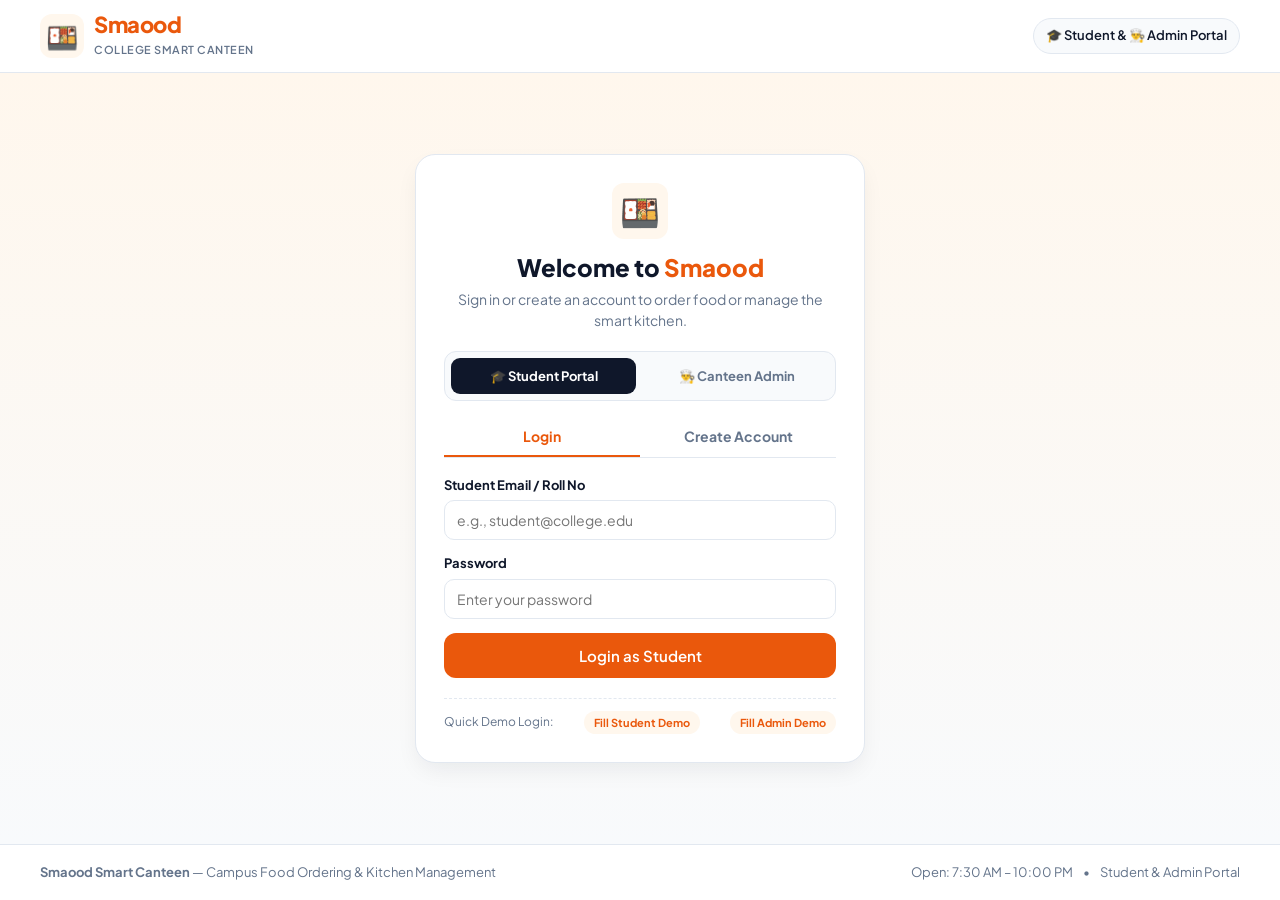
<file: index.html>
<!DOCTYPE html>
<html lang="en">
<head>
  <meta charset="UTF-8" />
  <meta name="viewport" content="width=device-width, initial-scale=1.0" />
  <title>Smaood — College Smart Canteen & Kitchen</title>
  <link rel="preconnect" href="https://fonts.googleapis.com">
  <link rel="preconnect" href="https://fonts.gstatic.com" crossorigin>
  <link href="https://fonts.googleapis.com/css2?family=Plus+Jakarta+Sans:wght@400;500;600;700;800&display=swap" rel="stylesheet">
  <link rel="stylesheet" href="styles.css" />
</head>
<body>
  <!-- Top Navbar -->
  <header class="navbar">
    <div class="container nav-inner">
      <a href="#" class="brand">
        <span class="brand-icon">🍱</span>
        <div>
          <span class="brand-name">Smaood</span>
          <span class="brand-tag">College Smart Canteen</span>
        </div>
      </a>

      <div class="search-bar" id="navSearchBar">
        <span>🔍</span>
        <input type="text" id="searchInput" placeholder="Search samosa, coffee, dosa, fried rice..." />
      </div>

      <div class="nav-actions" id="navActions">
        <!-- Populated dynamically based on logged-in user -->
      </div>
    </div>
  </header>

  <!-- AUTHENTICATION VIEW (Login / Signup for Student & Admin) -->
  <main id="authView" class="auth-wrapper">
    <div class="auth-card">
      <div class="auth-header">
        <span class="brand-icon lg">🍱</span>
        <h2>Welcome to <span class="highlight">Smaood</span></h2>
        <p>Sign in or create an account to order food or manage the smart kitchen.</p>
      </div>

      <!-- Role Selector -->
      <div class="role-switcher">
        <button type="button" class="role-btn active" data-role="student" id="roleStudentBtn">🎓 Student Portal</button>
        <button type="button" class="role-btn" data-role="admin" id="roleAdminBtn">👨‍🍳 Canteen Admin</button>
      </div>

      <!-- Auth Mode Tabs -->
      <div class="auth-tabs">
        <button type="button" class="auth-tab active" id="loginTabBtn">Login</button>
        <button type="button" class="auth-tab" id="signupTabBtn">Create Account</button>
      </div>

      <!-- Login Form -->
      <form id="loginForm" class="auth-form">
        <div class="form-group">
          <label id="loginIdLabel">Student Email / Roll No</label>
          <input type="text" id="loginIdentifier" placeholder="e.g., student@college.edu or AP2511007" required />
        </div>
        <div class="form-group">
          <label>Password</label>
          <input type="password" id="loginPassword" placeholder="Enter your password" required />
        </div>
        <button type="submit" class="btn-primary btn-block" id="loginSubmitBtn">Login as Student</button>

        <div class="demo-credentials">
          <span>Quick Demo Login:</span>
          <button type="button" class="chip-btn" id="quickStudentDemo">Fill Student Demo</button>
          <button type="button" class="chip-btn" id="quickAdminDemo">Fill Admin Demo</button>
        </div>
      </form>

      <!-- Signup Form -->
      <form id="signupForm" class="auth-form hidden">
        <div class="form-group">
          <label>Full Name</label>
          <input type="text" id="signupName" placeholder="e.g., Saranya K" required />
        </div>
        <div class="form-group">
          <label id="signupIdLabel">College Roll No / Email</label>
          <input type="text" id="signupIdentifier" placeholder="e.g., AP******** or name@college.edu" required />
        </div>
        <div class="form-group">
          <label>Create Password</label>
          <input type="password" id="signupPassword" placeholder="Min 4 characters" minlength="4" required />
        </div>
        <div class="form-group hidden" id="adminSecretGroup">
          <label>Admin Kitchen Passcode <small class="muted">(Default: <strong>admin123</strong>)</small></label>
          <input type="password" id="adminPasscode" placeholder="Enter canteen staff passcode" />
        </div>
        <button type="submit" class="btn-primary btn-block" id="signupSubmitBtn">Register Student Account</button>
      </form>
    </div>
  </main>

  <!-- STUDENT CANTEEN VIEW -->
  <main id="studentView" class="hidden">
    <!-- Hero Banner -->
    <section class="hero">
      <div class="container hero-grid">
        <div class="hero-content">
          <div class="live-chip">
            <span class="pulse"></span> Live Campus Kitchen • Logged in as <strong id="heroUserName">Student</strong>
          </div>
          <h1>Order Hot Snacks & Meals Without the Break Queue.</h1>
          <p>Browse Today's Menu, place your order in seconds, and track live kitchen status from your phone.</p>
          <div class="hero-stats">
            <div class="stat-box">
              <strong id="studentActiveOrderBadge">No Active Order</strong>
              <span>Live Order Status</span>
            </div>
            <div class="stat-box">
              <strong>Fresh & Fast</strong>
              <span>Samosa, Dosa, Coffee & More</span>
            </div>
            <div class="stat-box">
              <strong>Token Pickup</strong>
              <span>Zero Counter Waiting</span>
            </div>
          </div>
        </div>

        <!-- Today's Menu Highlights Card -->
        <div class="todays-special-card">
          <div class="special-header">
            <div>
              <span class="eyebrow">📅 TODAY'S MENU HIGHLIGHTS</span>
              <h3 id="todayDateLabel">Chef's Live Board</h3>
            </div>
            <span class="tag-green">Available Now</span>
          </div>
          <div class="special-list" id="todaysMenuList">
            <!-- Populated by JS -->
          </div>
        </div>
      </div>
    </section>

    <!-- Category Filters & Menu -->
    <section class="menu-section container">
      <div class="controls-bar">
        <div class="category-tabs" id="categoryTabs">
          <button class="tab active" data-cat="all">🍽️ All Items</button>
          <button class="tab" data-cat="todays">⭐ Today's Menu</button>
          <button class="tab" data-cat="breakfast">🌅 Breakfast</button>
          <button class="tab" data-cat="snacks">🥟 Snacks & Beverages</button>
          <button class="tab" data-cat="lunch">🍛 Lunch</button>
          <button class="tab" data-cat="dinner">🌙 Dinner</button>
          <button class="tab" data-cat="cakes">🎂 Cakes & Bakes</button>
        </div>

        <div class="filter-controls">
          <label class="veg-toggle">
            <input type="checkbox" id="vegOnlyToggle" />
            <span>Pure Veg Only</span>
          </label>
          <select id="sortSelect" class="select-box">
            <option value="featured">Sort: Recommended</option>
            <option value="price-asc">Price: Low to High</option>
            <option value="price-desc">Price: High to Low</option>
            <option value="prep">Fastest Prep Time</option>
          </select>
        </div>
      </div>

      <!-- Menu Grid -->
      <div class="menu-grid" id="menuGrid">
        <!-- Populated by JS -->
      </div>
    </section>
  </main>

  <!-- ADMIN SMART KITCHEN DASHBOARD VIEW -->
  <section id="adminView" class="container hidden">
    <div class="kds-header">
      <div>
        <span class="eyebrow">ADMIN & SMART KITCHEN CONTROL</span>
        <h2>Smaood Kitchen & Menu Manager</h2>
        <p>Add or remove canteen dishes, update prices & stock quantities, and update live student order status.</p>
      </div>
      <div class="kds-actions">
        <button class="btn-primary" id="openAddItemModalBtn">+ Add New Food Item</button>
      </div>
    </div>

    <!-- Admin Metrics -->
    <div class="kds-metrics">
      <div class="metric-card">
        <span>New / Queued Orders</span>
        <strong id="kdsQueuedOrders">0</strong>
      </div>
      <div class="metric-card">
        <span>Preparing in Kitchen</span>
        <strong id="kdsPreparingOrders">0</strong>
      </div>
      <div class="metric-card">
        <span>Ready for Pickup</span>
        <strong id="kdsReadyOrders">0</strong>
      </div>
      <div class="metric-card">
        <span>Total Canteen Sales</span>
        <strong id="kdsRevenue">₹0</strong>
      </div>
    </div>

    <div class="kds-layout">
      <!-- Live Student Orders Management -->
      <div class="kds-orders-panel">
        <div class="panel-head">
          <h3>Live Student Orders</h3>
          <span class="muted-sm">Click buttons to update student order status</span>
        </div>
        <div class="tickets-grid" id="kdsTicketsGrid">
          <!-- Populated by JS -->
        </div>
      </div>

      <!-- Menu, Pricing & Stock Management -->
      <div class="kds-inventory-panel">
        <div class="panel-head">
          <h3>Menu, Price & Stock Manager</h3>
          <span class="muted-sm">Edit stock, price, Today's Menu, or delete items</span>
        </div>
        <div class="inventory-list" id="kdsInventoryList">
          <!-- Populated by JS -->
        </div>
      </div>
    </div>
  </section>

  <!-- Slide-Over Cart Drawer (Student) -->
  <div class="drawer-backdrop hidden" id="cartBackdrop"></div>
  <aside class="cart-drawer hidden" id="cartDrawer">
    <div class="drawer-header">
      <h3>Your Canteen Tray</h3>
      <button class="icon-btn" id="closeCartBtn">✕</button>
    </div>

    <div class="drawer-body" id="cartItemsContainer"></div>

    <div class="drawer-footer">
      <div class="pickup-options">
        <label>Pickup Time Slot</label>
        <select id="pickupSlot">
          <option value="ASAP (10 mins)">ASAP (~10 mins)</option>
          <option value="10:45 AM Morning Break">10:45 AM Morning Break</option>
          <option value="12:45 PM Lunch Break">12:45 PM Lunch Break</option>
          <option value="04:30 PM Evening Snacks">04:30 PM Evening Snacks</option>
          <option value="08:00 PM Hostel Dinner">08:00 PM Hostel Dinner</option>
        </select>
      </div>

      <div class="customer-meta">
        <input type="text" id="cookingNoteInput" placeholder="Cooking note (e.g., Less sugar in coffee, extra chutney)" />
      </div>

      <div class="bill-summary">
        <div class="bill-row"><span>Item Total</span><span id="billSubtotal">₹0</span></div>
        <div class="bill-row"><span>Eco Packaging</span><span>₹5</span></div>
        <div class="bill-row total"><span>Total Payable</span><span id="billTotal">₹0</span></div>
      </div>

      <button class="btn-primary btn-block" id="placeOrderBtn">Place Order & Track Status</button>
    </div>
  </aside>

  <!-- Student My Orders & Live Status Modal -->
  <div class="modal-backdrop hidden" id="ordersModal">
    <div class="modal-card">
      <div class="modal-header">
        <h3>My Orders & Live Status</h3>
        <button class="icon-btn" id="closeOrdersModalBtn">✕</button>
      </div>
      <div class="modal-body" id="myOrdersList"></div>
    </div>
  </div>

  <!-- Admin Add / Edit Food Item Modal -->
  <div class="modal-backdrop hidden" id="addItemModal">
    <div class="modal-card">
      <div class="modal-header">
        <h3>Add New Item to Smaood Menu</h3>
        <button class="icon-btn" id="closeAddItemModalBtn">✕</button>
      </div>
      <form id="addItemForm" class="modal-body">
        <div class="form-row-2">
          <div class="form-group">
            <label>Item Name</label>
            <input type="text" id="newItemName" placeholder="e.g., Filter Coffee" required />
          </div>
          <div class="form-group">
            <label>Emoji Icon</label>
            <input type="text" id="newItemEmoji" value="🍽️" maxlength="4" required />
          </div>
        </div>

        <div class="form-row-2">
          <div class="form-group">
            <label>Category</label>
            <select id="newItemCategory" class="select-box full-w">
              <option value="snacks">Snacks & Beverages</option>
              <option value="breakfast">Breakfast</option>
              <option value="lunch">Lunch</option>
              <option value="dinner">Dinner</option>
              <option value="cakes">Cakes & Bakes</option>
            </select>
          </div>
          <div class="form-group">
            <label>Price (₹)</label>
            <input type="number" id="newItemPrice" min="5" placeholder="e.g., 25" required />
          </div>
        </div>

        <div class="form-row-2">
          <div class="form-group">
            <label>Initial Stock Qty</label>
            <input type="number" id="newItemStock" min="0" value="30" required />
          </div>
          <div class="form-group">
            <label>Prep Time (mins)</label>
            <input type="number" id="newItemPrep" min="1" value="5" required />
          </div>
        </div>

        <div class="form-group">
          <label>Short Description</label>
          <input type="text" id="newItemDesc" placeholder="e.g., Hot South Indian decoction coffee" required />
        </div>

        <div class="checkbox-row">
          <label><input type="checkbox" id="newItemVeg" checked /> Pure Veg Item</label>
          <label><input type="checkbox" id="newItemSpecial" /> Pin to Today's Menu</label>
        </div>

        <button type="submit" class="btn-primary btn-block">Save Item to Canteen Menu</button>
      </form>
    </div>
  </div>

  <!-- Toast Notification -->
  <div class="toast hidden" id="toast"></div>

  <!-- Footer -->
  <footer class="footer">
    <div class="container footer-inner">
      <div><strong>Smaood Smart Canteen</strong> — Campus Food Ordering & Kitchen Management</div>
      <div class="footer-links">
        <span>Open: 7:30 AM – 10:00 PM</span>
        <span>•</span>
        <span>Student & Admin Portal</span>
      </div>
    </div>
  </footer>

  <script src="app.js"></script>
</body>
</html>
</file>
<file: styles.css>
:root {
  --bg: #f8fafc;
  --surface: #ffffff;
  --text: #0f172a;
  --muted: #64748b;
  --primary: #ea580c;
  --primary-dark: #c2410c;
  --primary-soft: #fff7ed;
  --green: #16a34a;
  --green-soft: #dcfce7;
  --red: #dc2626;
  --border: #e2e8f0;
  --shadow: 0 10px 25px -5px rgba(15, 23, 42, 0.08);
  --radius: 16px;
}

* {
  box-sizing: border-box;
  margin: 0;
  padding: 0;
}

body {
  font-family: 'Plus Jakarta Sans', -apple-system, BlinkMacSystemFont, sans-serif;
  background: var(--bg);
  color: var(--text);
  line-height: 1.5;
  min-height: 100vh;
  display: flex;
  flex-direction: column;
}

main, section {
  flex: 1;
}

.container {
  max-width: 1240px;
  margin: 0 auto;
  padding: 0 20px;
  width: 100%;
}

.hidden {
  display: none !important;
}

/* Navbar */
.navbar {
  position: sticky;
  top: 0;
  z-index: 40;
  background: rgba(255, 255, 255, 0.94);
  backdrop-filter: blur(12px);
  border-bottom: 1px solid var(--border);
}

.nav-inner {
  display: flex;
  align-items: center;
  justify-content: space-between;
  gap: 16px;
  height: 72px;
}

.brand {
  display: flex;
  align-items: center;
  gap: 10px;
  text-decoration: none;
  color: inherit;
}

.brand-icon {
  font-size: 26px;
  background: var(--primary-soft);
  width: 44px;
  height: 44px;
  display: grid;
  place-items: center;
  border-radius: 12px;
}

.brand-icon.lg {
  width: 56px;
  height: 56px;
  font-size: 32px;
  margin: 0 auto 10px;
}

.brand-name {
  display: block;
  font-size: 22px;
  font-weight: 800;
  letter-spacing: -0.5px;
  color: var(--primary);
  line-height: 1.1;
}

.brand-tag {
  font-size: 11px;
  font-weight: 600;
  color: var(--muted);
  text-transform: uppercase;
  letter-spacing: 0.5px;
}

.search-bar {
  flex: 1;
  max-width: 380px;
  display: flex;
  align-items: center;
  gap: 8px;
  background: var(--bg);
  border: 1px solid var(--border);
  padding: 9px 14px;
  border-radius: 999px;
}

.search-bar input {
  border: none;
  background: transparent;
  width: 100%;
  outline: none;
  font-family: inherit;
  font-size: 14px;
}

.nav-actions {
  display: flex;
  align-items: center;
  gap: 10px;
}

.user-pill {
  display: inline-flex;
  align-items: center;
  gap: 6px;
  background: var(--bg);
  border: 1px solid var(--border);
  padding: 7px 12px;
  border-radius: 999px;
  font-size: 13px;
  font-weight: 600;
}

/* Buttons */
button {
  font-family: inherit;
  cursor: pointer;
  border: none;
  transition: all 0.2s ease;
}

.btn-primary {
  background: var(--primary);
  color: #fff;
  font-weight: 600;
  font-size: 14px;
  padding: 10px 18px;
  border-radius: 12px;
  display: inline-flex;
  align-items: center;
  gap: 8px;
}

.btn-primary:hover {
  background: var(--primary-dark);
}

.btn-outline {
  background: var(--surface);
  color: var(--text);
  border: 1px solid var(--border);
  font-weight: 600;
  font-size: 14px;
  padding: 9px 14px;
  border-radius: 12px;
  display: inline-flex;
  align-items: center;
  gap: 8px;
}

.btn-outline:hover {
  border-color: var(--primary);
  color: var(--primary);
}

.btn-danger-outline {
  background: #fff;
  color: var(--red);
  border: 1px solid #fecaca;
  font-weight: 600;
  font-size: 13px;
  padding: 8px 12px;
  border-radius: 10px;
}

.btn-danger-outline:hover {
  background: #fef2f2;
}

.btn-block {
  width: 100%;
  justify-content: center;
  padding: 13px;
  font-size: 15px;
}

.pill {
  background: var(--primary-soft);
  color: var(--primary);
  padding: 2px 8px;
  border-radius: 999px;
  font-size: 12px;
  font-weight: 700;
}

.pill-light {
  background: rgba(255, 255, 255, 0.22);
  color: #fff;
}

/* Auth Screen */
.auth-wrapper {
  display: grid;
  place-items: center;
  padding: 40px 20px;
  background: linear-gradient(180deg, #fff7ed 0%, #f8fafc 100%);
}

.auth-card {
  background: var(--surface);
  border: 1px solid var(--border);
  border-radius: 20px;
  box-shadow: var(--shadow);
  width: 100%;
  max-width: 450px;
  padding: 28px;
}

.auth-header {
  text-align: center;
  margin-bottom: 20px;
}

.auth-header h2 {
  font-size: 24px;
  font-weight: 800;
}

.auth-header p {
  font-size: 14px;
  color: var(--muted);
  margin-top: 4px;
}

.role-switcher {
  display: grid;
  grid-template-columns: 1fr 1fr;
  gap: 8px;
  background: var(--bg);
  padding: 6px;
  border-radius: 12px;
  border: 1px solid var(--border);
  margin-bottom: 16px;
}

.role-btn {
  padding: 10px;
  border-radius: 9px;
  font-weight: 700;
  font-size: 13px;
  background: transparent;
  color: var(--muted);
}

.role-btn.active {
  background: var(--text);
  color: #fff;
}

.auth-tabs {
  display: grid;
  grid-template-columns: 1fr 1fr;
  border-bottom: 1px solid var(--border);
  margin-bottom: 18px;
}

.auth-tab {
  background: transparent;
  padding: 10px;
  font-weight: 700;
  font-size: 14px;
  color: var(--muted);
  border-bottom: 2px solid transparent;
}

.auth-tab.active {
  color: var(--primary);
  border-bottom-color: var(--primary);
}

.auth-form {
  display: flex;
  flex-direction: column;
  gap: 14px;
}

.form-group {
  display: flex;
  flex-direction: column;
  gap: 5px;
}

.form-group label {
  font-size: 13px;
  font-weight: 700;
  color: var(--text);
}

.form-group input, .select-box {
  padding: 10px 12px;
  border-radius: 10px;
  border: 1px solid var(--border);
  font-family: inherit;
  font-size: 14px;
  background: #fff;
}

.form-group input:focus {
  outline: none;
  border-color: var(--primary);
}

.demo-credentials {
  margin-top: 6px;
  padding-top: 12px;
  border-top: 1px dashed var(--border);
  display: flex;
  flex-wrap: wrap;
  align-items: center;
  justify-content: space-between;
  gap: 6px;
  font-size: 12px;
  color: var(--muted);
}

.chip-btn {
  background: var(--primary-soft);
  color: var(--primary);
  font-weight: 700;
  font-size: 11px;
  padding: 5px 10px;
  border-radius: 999px;
}

.chip-btn:hover {
  background: var(--primary);
  color: #fff;
}

/* Hero */
.hero {
  padding: 32px 0 24px;
  background: linear-gradient(180deg, #fff7ed 0%, #f8fafc 100%);
  border-bottom: 1px solid var(--border);
}

.hero-grid {
  display: grid;
  grid-template-columns: 1.2fr 0.9fr;
  gap: 28px;
  align-items: center;
}

.live-chip {
  display: inline-flex;
  align-items: center;
  gap: 8px;
  background: #fff;
  border: 1px solid #fed7aa;
  color: var(--primary-dark);
  font-size: 13px;
  font-weight: 600;
  padding: 6px 14px;
  border-radius: 999px;
  margin-bottom: 12px;
}

.pulse {
  width: 8px;
  height: 8px;
  border-radius: 50%;
  background: var(--green);
  box-shadow: 0 0 0 4px rgba(22, 163, 74, 0.2);
}

.hero h1 {
  font-size: 34px;
  font-weight: 800;
  line-height: 1.18;
  letter-spacing: -0.8px;
  margin-bottom: 10px;
}

.highlight {
  color: var(--primary);
}

.hero p {
  color: var(--muted);
  font-size: 15px;
  max-width: 520px;
  margin-bottom: 20px;
}

.hero-stats {
  display: grid;
  grid-template-columns: repeat(3, 1fr);
  gap: 12px;
}

.stat-box {
  background: #fff;
  border: 1px solid var(--border);
  padding: 12px 14px;
  border-radius: 14px;
}

.stat-box strong {
  display: block;
  font-size: 14px;
  font-weight: 700;
}

.stat-box span {
  font-size: 12px;
  color: var(--muted);
}

/* Today's Special Card */
.todays-special-card {
  background: var(--surface);
  border: 1px solid #fed7aa;
  border-radius: var(--radius);
  padding: 20px;
  box-shadow: var(--shadow);
}

.special-header {
  display: flex;
  justify-content: space-between;
  align-items: flex-start;
  margin-bottom: 14px;
}

.eyebrow {
  font-size: 11px;
  font-weight: 700;
  color: var(--primary);
  letter-spacing: 0.6px;
  text-transform: uppercase;
}

.tag-green {
  background: var(--green-soft);
  color: var(--green);
  font-size: 12px;
  font-weight: 700;
  padding: 4px 10px;
  border-radius: 999px;
}

.special-list {
  display: flex;
  flex-direction: column;
  gap: 10px;
}

.special-item {
  display: flex;
  justify-content: space-between;
  align-items: center;
  padding: 10px 12px;
  background: var(--bg);
  border-radius: 12px;
  border: 1px solid var(--border);
}

.special-item-info strong {
  display: block;
  font-size: 14px;
}

.special-item-info span {
  font-size: 12px;
  color: var(--muted);
}

.special-add {
  background: var(--primary-soft);
  color: var(--primary);
  font-weight: 700;
  font-size: 13px;
  padding: 6px 12px;
  border-radius: 8px;
}

.special-add:hover {
  background: var(--primary);
  color: #fff;
}

/* Controls & Menu Grid */
.menu-section {
  padding: 28px 20px 60px;
}

.controls-bar {
  display: flex;
  flex-wrap: wrap;
  justify-content: space-between;
  align-items: center;
  gap: 16px;
  margin-bottom: 24px;
}

.category-tabs {
  display: flex;
  flex-wrap: wrap;
  gap: 8px;
}

.tab {
  background: var(--surface);
  border: 1px solid var(--border);
  color: var(--muted);
  font-weight: 600;
  font-size: 13px;
  padding: 8px 14px;
  border-radius: 999px;
}

.tab.active, .tab:hover {
  background: var(--text);
  color: #fff;
  border-color: var(--text);
}

.filter-controls {
  display: flex;
  align-items: center;
  gap: 12px;
}

.veg-toggle {
  display: inline-flex;
  align-items: center;
  gap: 6px;
  font-size: 13px;
  font-weight: 600;
  cursor: pointer;
}

.menu-grid {
  display: grid;
  grid-template-columns: repeat(auto-fill, minmax(270px, 1fr));
  gap: 20px;
}

.food-card {
  background: var(--surface);
  border: 1px solid var(--border);
  border-radius: var(--radius);
  padding: 18px;
  display: flex;
  flex-direction: column;
  justify-content: space-between;
  transition: transform 0.2s ease, box-shadow 0.2s ease;
}

.food-card:hover {
  transform: translateY(-3px);
  box-shadow: var(--shadow);
}

.food-card.sold-out {
  opacity: 0.6;
}

.card-top {
  display: flex;
  justify-content: space-between;
  align-items: flex-start;
  margin-bottom: 12px;
}

.food-emoji {
  font-size: 36px;
  background: var(--bg);
  width: 58px;
  height: 58px;
  border-radius: 14px;
  display: grid;
  place-items: center;
}

.badges-col {
  display: flex;
  flex-direction: column;
  align-items: flex-end;
  gap: 5px;
}

.diet-badge {
  font-size: 11px;
  font-weight: 700;
  padding: 2px 8px;
  border-radius: 6px;
}

.diet-veg { background: var(--green-soft); color: var(--green); }
.diet-nonveg { background: #fee2e2; color: var(--red); }
.today-pill { background: #fef3c7; color: #b45309; font-size: 11px; font-weight: 700; padding: 2px 8px; border-radius: 6px; }

.food-title {
  font-size: 17px;
  font-weight: 700;
  margin-bottom: 4px;
}

.food-desc {
  font-size: 13px;
  color: var(--muted);
  margin-bottom: 14px;
}

.food-meta {
  display: flex;
  flex-wrap: wrap;
  gap: 10px;
  font-size: 12px;
  color: var(--muted);
  margin-bottom: 14px;
}

.card-bottom {
  display: flex;
  justify-content: space-between;
  align-items: center;
  padding-top: 12px;
  border-top: 1px dashed var(--border);
}

.price {
  font-size: 18px;
  font-weight: 800;
}

.qty-control {
  display: inline-flex;
  align-items: center;
  gap: 10px;
  background: var(--primary-soft);
  border: 1px solid #fed7aa;
  border-radius: 10px;
  padding: 4px 10px;
}

.qty-control button {
  background: transparent;
  color: var(--primary);
  font-weight: 800;
  font-size: 16px;
  width: 22px;
  height: 24px;
}

.qty-control span {
  font-weight: 700;
  font-size: 14px;
}

/* Admin View */
#adminView {
  padding: 32px 20px 60px;
}

.kds-header {
  display: flex;
  flex-wrap: wrap;
  justify-content: space-between;
  align-items: center;
  gap: 16px;
  margin-bottom: 24px;
}

.kds-metrics {
  display: grid;
  grid-template-columns: repeat(4, 1fr);
  gap: 16px;
  margin-bottom: 28px;
}

.metric-card {
  background: var(--surface);
  border: 1px solid var(--border);
  padding: 18px;
  border-radius: 14px;
}

.metric-card span {
  font-size: 13px;
  color: var(--muted);
}

.metric-card strong {
  display: block;
  font-size: 26px;
  font-weight: 800;
  margin-top: 4px;
}

.kds-layout {
  display: grid;
  grid-template-columns: 1.25fr 1.15fr;
  gap: 24px;
}

.kds-orders-panel, .kds-inventory-panel {
  background: var(--surface);
  border: 1px solid var(--border);
  border-radius: var(--radius);
  padding: 20px;
}

.panel-head {
  display: flex;
  justify-content: space-between;
  align-items: baseline;
  flex-wrap: wrap;
  gap: 8px;
  margin-bottom: 14px;
}

.muted-sm {
  font-size: 12px;
  color: var(--muted);
}

.tickets-grid {
  display: grid;
  grid-template-columns: repeat(auto-fill, minmax(260px, 1fr));
  gap: 14px;
}

.ticket-card {
  border: 1px solid var(--border);
  border-radius: 12px;
  padding: 14px;
  background: var(--bg);
}

.ticket-top {
  display: flex;
  justify-content: space-between;
  align-items: center;
  margin-bottom: 8px;
}

.token-num {
  font-weight: 800;
  font-size: 15px;
  color: var(--primary);
}

.status-badge {
  font-size: 11px;
  font-weight: 700;
  padding: 3px 8px;
  border-radius: 6px;
  text-transform: uppercase;
}

.status-queued { background: #e0e7ff; color: #3730a3; }
.status-preparing { background: #fef3c7; color: #b45309; }
.status-ready { background: #dcfce7; color: #15803d; }
.status-completed { background: #e2e8f0; color: #475569; }

.ticket-items {
  list-style: none;
  margin: 10px 0;
  padding: 8px 0;
  border-top: 1px dashed var(--border);
  border-bottom: 1px dashed var(--border);
  font-size: 13px;
}

.ticket-items li {
  display: flex;
  justify-content: space-between;
  margin-bottom: 4px;
}

.status-actions {
  display: flex;
  flex-wrap: wrap;
  gap: 6px;
  margin-top: 10px;
}

.inventory-list {
  max-height: 540px;
  overflow-y: auto;
  display: flex;
  flex-direction: column;
  gap: 10px;
}

.inv-row {
  display: flex;
  flex-direction: column;
  gap: 8px;
  padding: 12px;
  border: 1px solid var(--border);
  border-radius: 12px;
  font-size: 13px;
  background: var(--bg);
}

.inv-row-top {
  display: flex;
  justify-content: space-between;
  align-items: center;
}

.inv-controls {
  display: flex;
  flex-wrap: wrap;
  align-items: center;
  justify-content: space-between;
  gap: 8px;
  padding-top: 8px;
  border-top: 1px dashed var(--border);
}

.inline-edit {
  display: inline-flex;
  align-items: center;
  gap: 4px;
  font-size: 12px;
  font-weight: 600;
}

.inline-edit input {
  width: 62px;
  padding: 4px 6px;
  border: 1px solid var(--border);
  border-radius: 6px;
  font-family: inherit;
  font-size: 12px;
  font-weight: 700;
}

.mini-btn {
  padding: 5px 9px;
  border-radius: 6px;
  font-size: 11px;
  font-weight: 700;
  border: 1px solid var(--border);
  background: #fff;
}

.mini-btn:hover {
  border-color: var(--primary);
}

.mini-btn.active-green {
  background: var(--green-soft);
  color: var(--green);
  border-color: var(--green);
}

.mini-btn.active-amber {
  background: #fef3c7;
  color: #b45309;
  border-color: #f59e0b;
}

.mini-btn.danger {
  color: var(--red);
  border-color: #fecaca;
}

.mini-btn.danger:hover {
  background: #fee2e2;
}

/* Drawers & Modals */
.drawer-backdrop, .modal-backdrop {
  position: fixed;
  inset: 0;
  background: rgba(15, 23, 42, 0.45);
  z-index: 50;
}

.cart-drawer {
  position: fixed;
  top: 0;
  right: 0;
  width: 100%;
  max-width: 420px;
  height: 100vh;
  background: #fff;
  z-index: 60;
  display: flex;
  flex-direction: column;
  box-shadow: -10px 0 30px rgba(0, 0, 0, 0.12);
}

.drawer-header, .modal-header {
  display: flex;
  justify-content: space-between;
  align-items: center;
  padding: 18px 20px;
  border-bottom: 1px solid var(--border);
}

.icon-btn {
  background: var(--bg);
  width: 32px;
  height: 32px;
  border-radius: 8px;
  font-size: 16px;
}

.drawer-body {
  flex: 1;
  overflow-y: auto;
  padding: 18px 20px;
}

.cart-row {
  display: flex;
  justify-content: space-between;
  align-items: center;
  padding: 12px 0;
  border-bottom: 1px solid var(--border);
}

.drawer-footer {
  padding: 16px 20px;
  border-top: 1px solid var(--border);
  background: var(--bg);
}

.pickup-options, .customer-meta {
  display: flex;
  flex-direction: column;
  gap: 8px;
  margin-bottom: 12px;
}

.pickup-options label {
  font-size: 12px;
  font-weight: 700;
  color: var(--muted);
}

.pickup-options select, .customer-meta input {
  padding: 9px 12px;
  border-radius: 10px;
  border: 1px solid var(--border);
  font-family: inherit;
  font-size: 13px;
  background: #fff;
}

.bill-summary {
  margin-bottom: 12px;
}

.bill-row {
  display: flex;
  justify-content: space-between;
  font-size: 13px;
  color: var(--muted);
  margin-bottom: 4px;
}

.bill-row.total {
  font-size: 16px;
  font-weight: 800;
  color: var(--text);
  margin-top: 6px;
  padding-top: 6px;
  border-top: 1px dashed var(--border);
}

.modal-backdrop {
  display: grid;
  place-items: center;
  padding: 20px;
}

.modal-card {
  background: #fff;
  width: 100%;
  max-width: 520px;
  border-radius: var(--radius);
  max-height: 88vh;
  display: flex;
  flex-direction: column;
}

.modal-body {
  padding: 20px;
  overflow-y: auto;
  display: flex;
  flex-direction: column;
  gap: 12px;
}

.form-row-2 {
  display: grid;
  grid-template-columns: 1fr 1fr;
  gap: 12px;
}

.full-w {
  width: 100%;
}

.checkbox-row {
  display: flex;
  gap: 18px;
  font-size: 13px;
  font-weight: 600;
}

/* Toast & Footer */
.toast {
  position: fixed;
  bottom: 24px;
  left: 50%;
  transform: translateX(-50%);
  background: var(--text);
  color: #fff;
  padding: 12px 20px;
  border-radius: 999px;
  font-size: 14px;
  font-weight: 600;
  z-index: 80;
  box-shadow: var(--shadow);
}

.footer {
  background: #fff;
  border-top: 1px solid var(--border);
  padding: 18px 0;
  font-size: 13px;
  color: var(--muted);
  margin-top: auto;
}

.footer-inner {
  display: flex;
  justify-content: space-between;
  flex-wrap: wrap;
  gap: 10px;
}

.footer-links {
  display: flex;
  gap: 10px;
}

@media (max-width: 900px) {
  .hero-grid, .kds-layout {
    grid-template-columns: 1fr;
  }
  .kds-metrics {
    grid-template-columns: repeat(2, 1fr);
  }
  .search-bar {
    display: none;
  }
}
</file>
